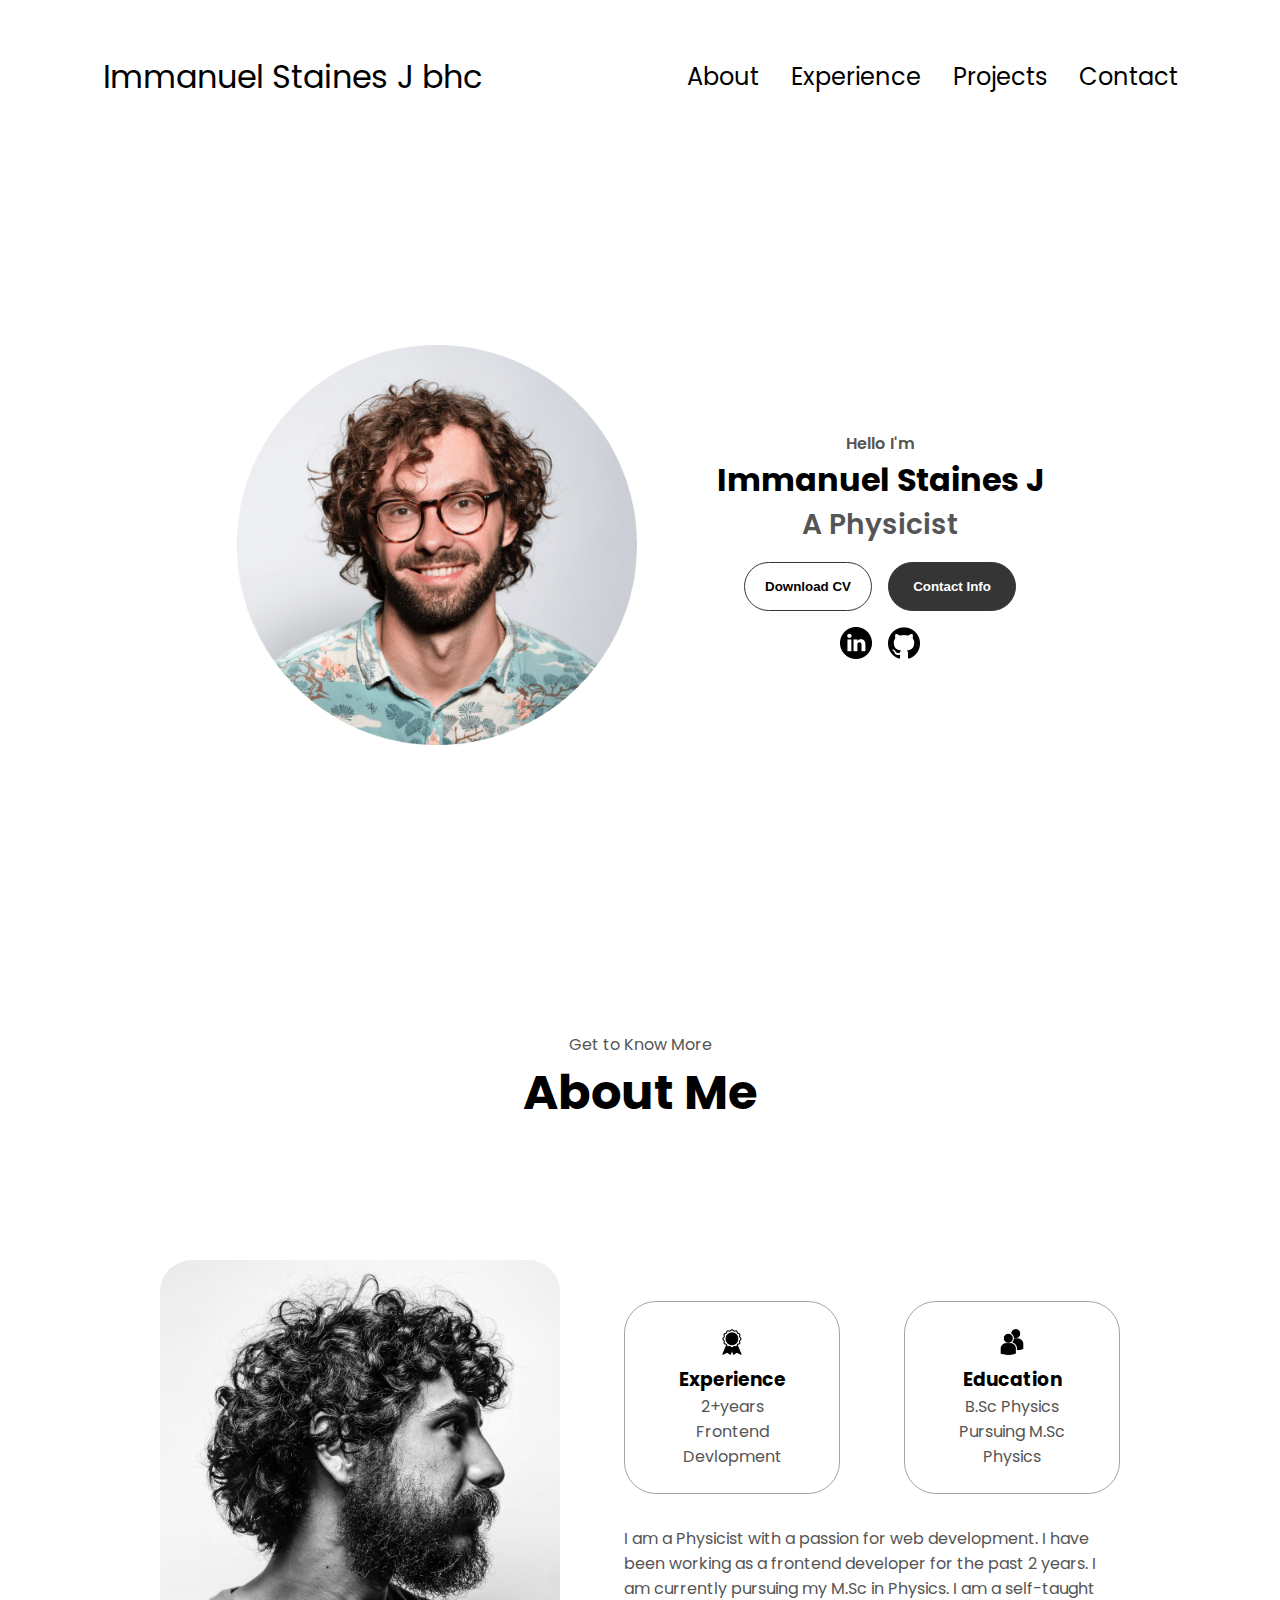
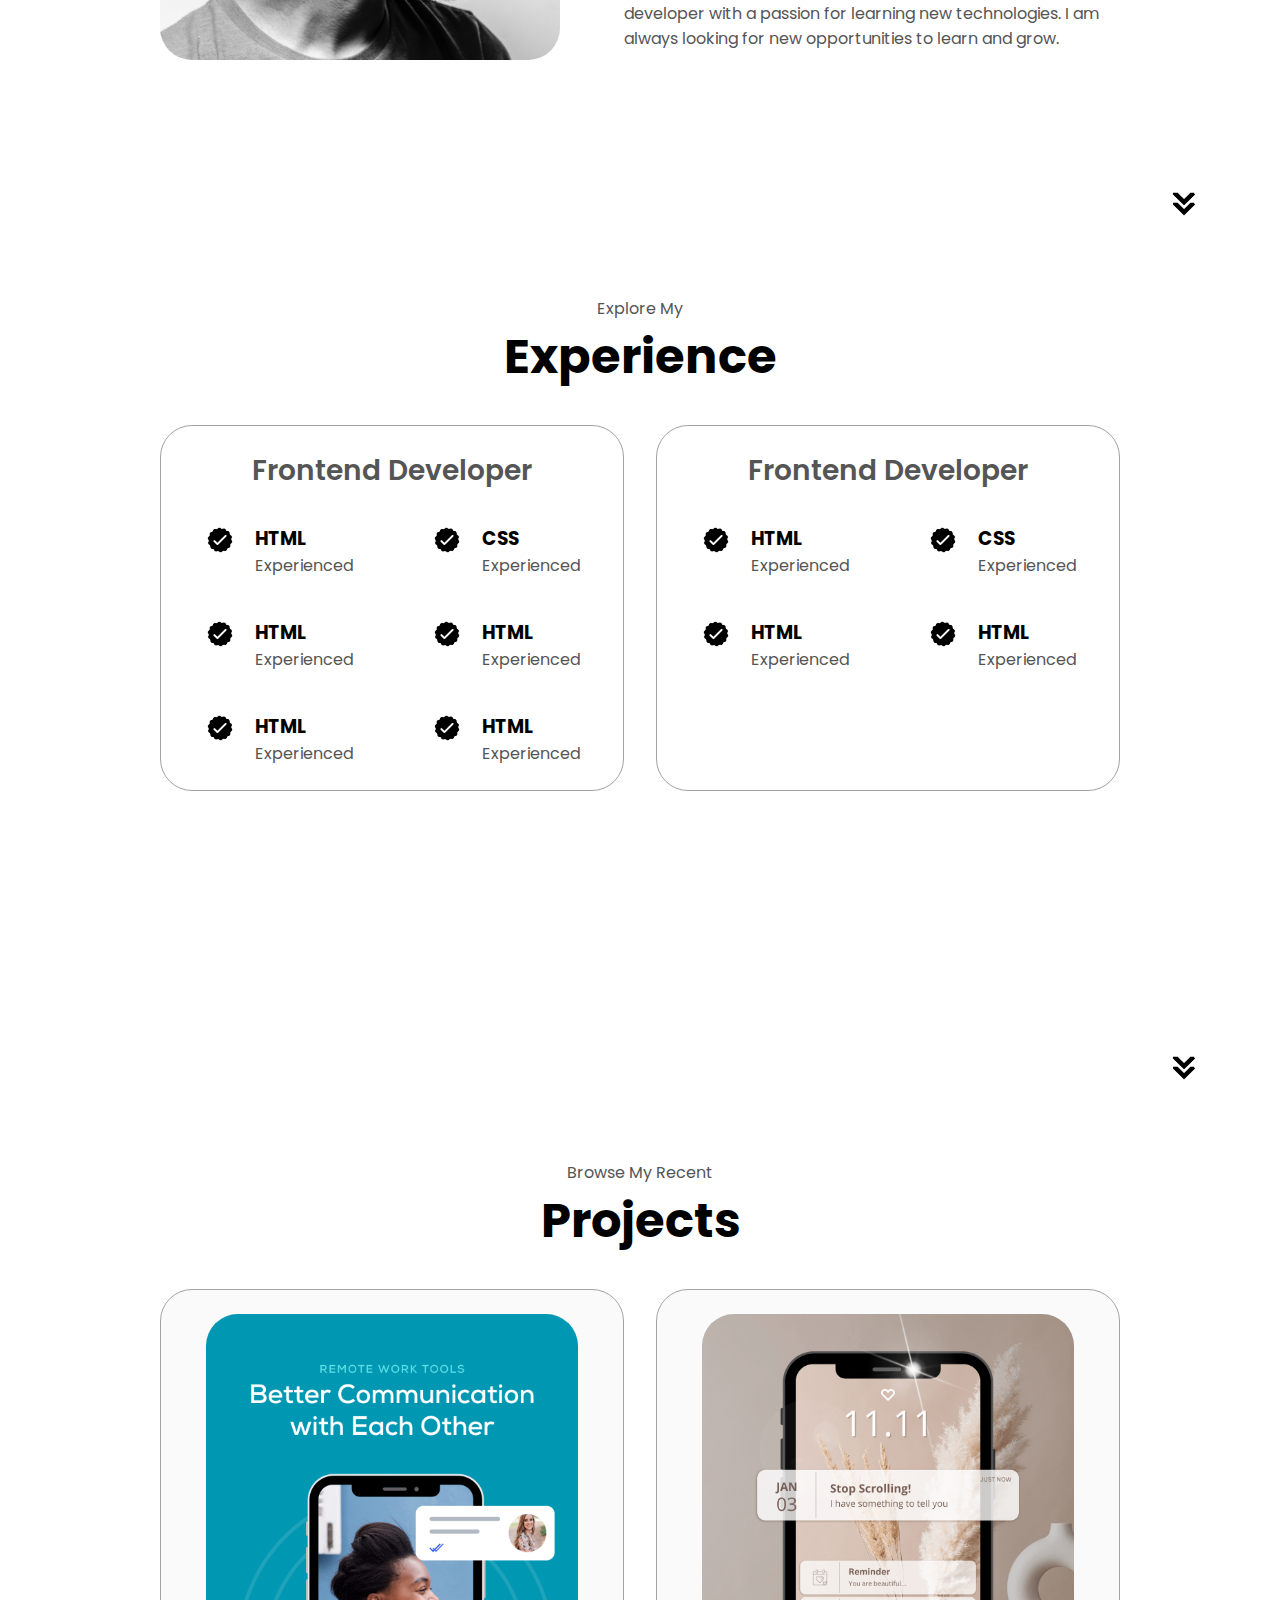
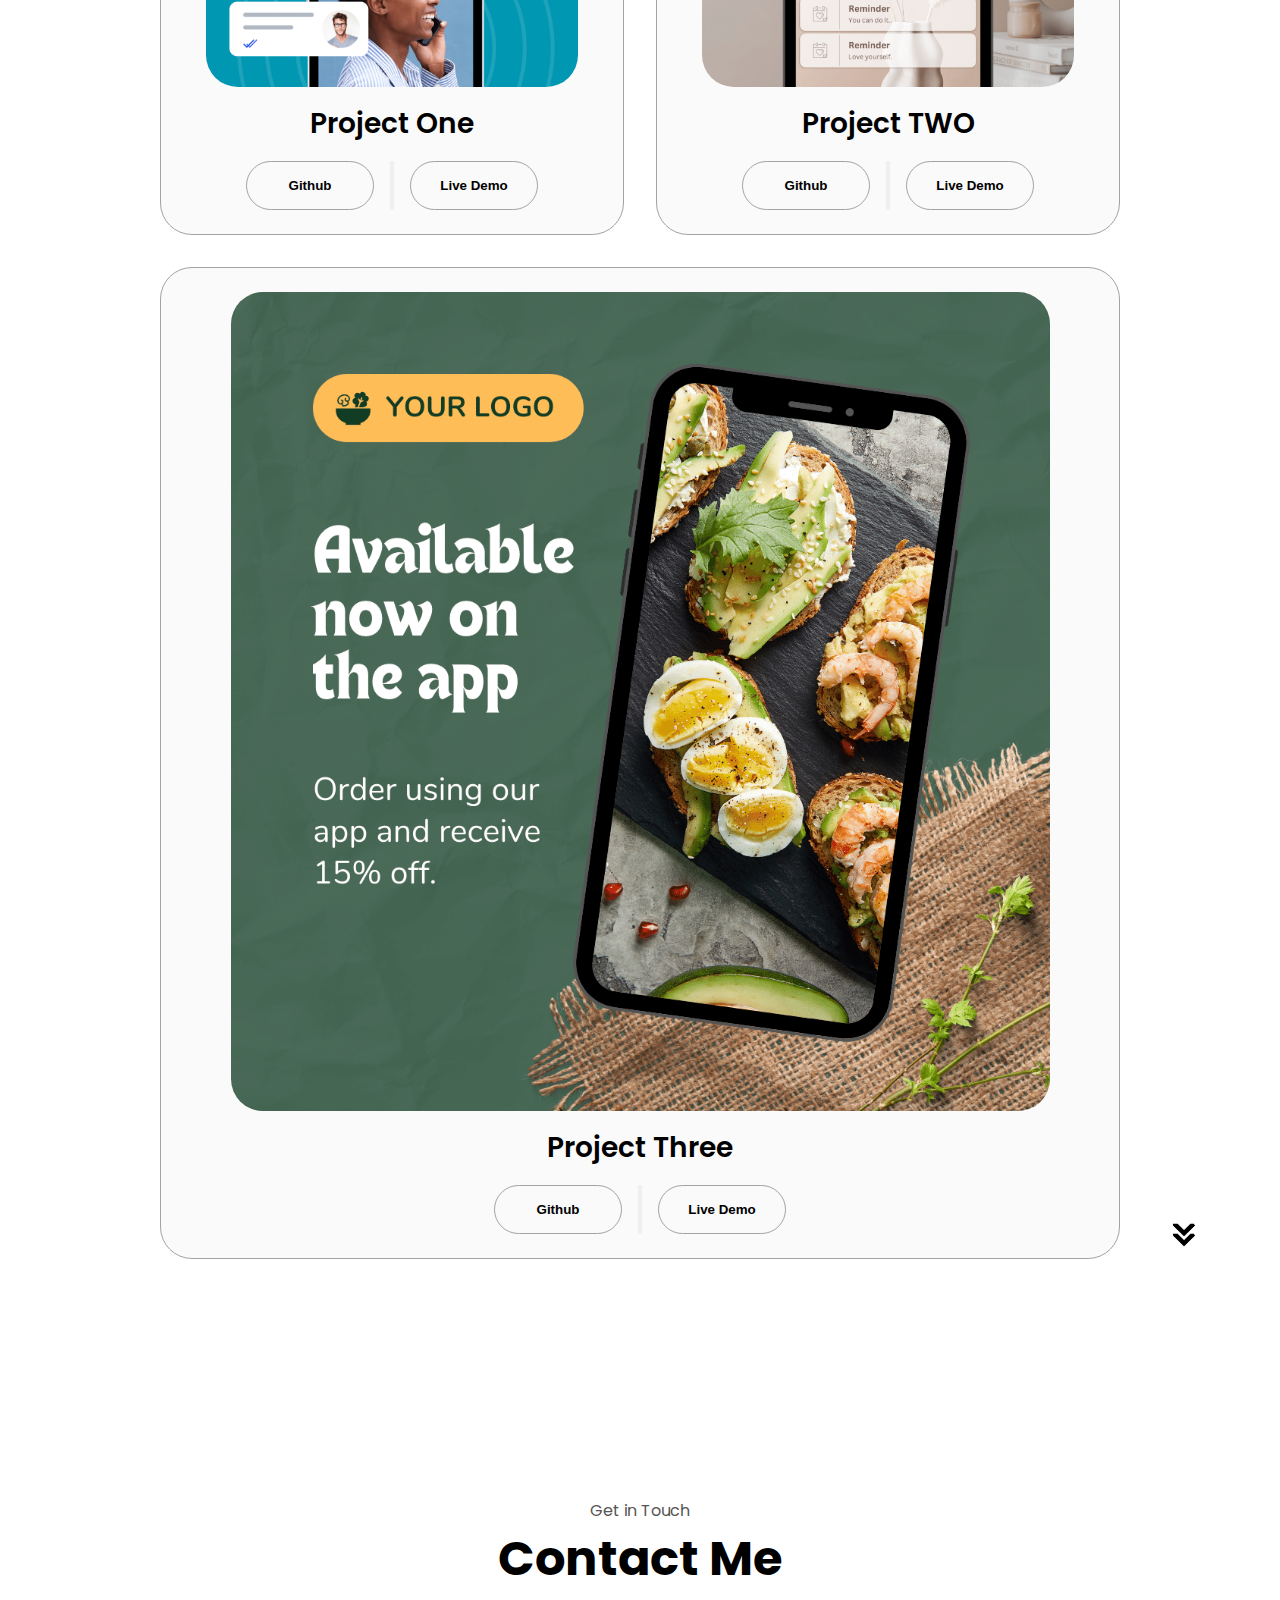
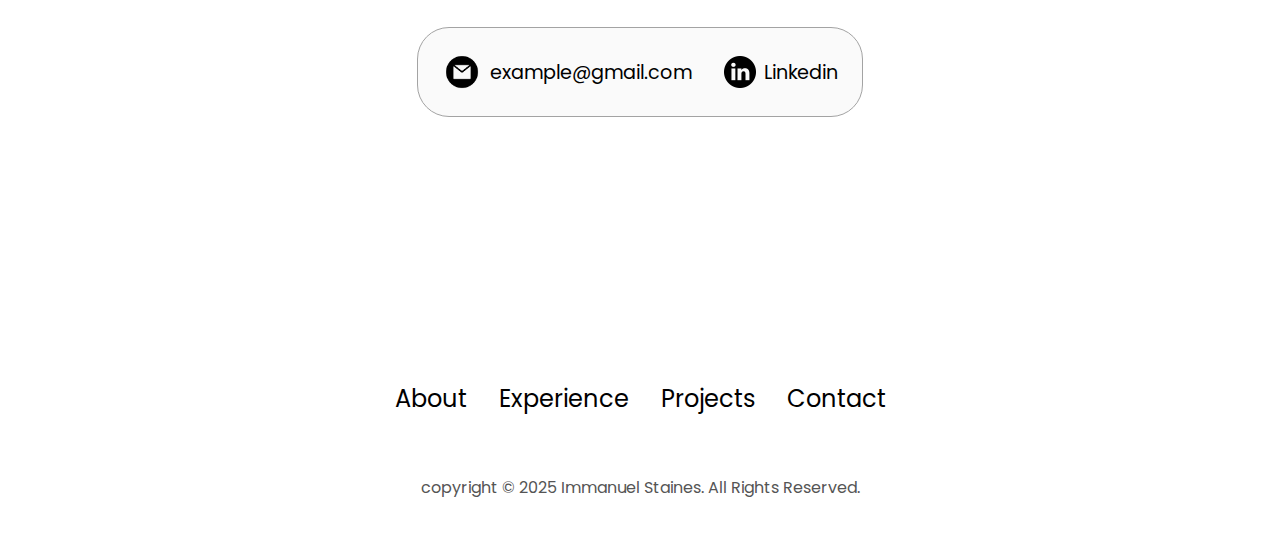
<file: index.html>
<!DOCTYPE html>
<html lang="en">
<head>
    <meta charset="UTF-8">
    <meta name="viewport" content="width=device-width, initial-scale=1.0">
    <title>My Portfolio</title>
    <link rel="stylesheet" href="style.css"/>
    <link rel="stylesheet" href="mediaqueries.css"/>
</head>
<body>
<nav id="desktop-nav">
    <div class="logo">
    Immanuel Staines J bhc
    </div>
  <div>
    <ul class="nav-links">
        <li><a href="#about">About</a></li>
        <li><a href="#experience">Experience</a></li>
        <li><a href="#projects">Projects</a></li>
        <li><a href="#contact">Contact</a></li> 
    </ul>
  </div>
</nav>
<nav id="hamburger-nav">
  <div class="logo">Immanuel Staines J</div>
  <div class="hamburger-menu">
    <div class="hamburger-icon" onclick="toggleMenu()">
     <span></span>
     <span></span>
     <span></span>
    </div>
    <div class="menu-links">
     <li><a href="#about" onclick="toggleMenu()">About</a></li>
      <li><a href="#experience" onclick="toggleMenu()">Experience</a></li>
      <li><a href="#projects" onclick="toggleMenu()">Projects</a></li>
      <li><a href="#contact" onclick="toggleMenu()">Contact</a></li>
    </div>
  </div>
 </nav>
 <section id="profile">
  <div class="section_pic-container">
    <img src="./assets/profile-pic.png" alt="Staines profile picture" />
  </div>
  <div class="section_text">
    <p class="section_text_p1">Hello I'm</p>
    <h1 class="section_text_h1">Immanuel Staines J</h1>
    <p class="section_text_p2">A Physicist</p>
    <div class="btn-container">
      <button class="btn btn-color-2" onclick="window.open('./assets/resume-example.pdf')">
        Download CV
      </button>
      <button class="btn btn-color-1" onclick="location.href='./#contact'">
        Contact Info
      </button>
    </div>
    <div id="socials-container">
      <img src="./assets/linkedin.png" alt=" My LinkedIn Profile" class="icon" onclick="location.href='https://linkedin.com'"/>
      <img src="./assets/github.png" alt=" My Github Profile" class="icon" onclick="location.href='https://github.com'"/>
       </div>
  </div>
 </section> 
 <section id="about">
  <p class="section_text_p1">Get to Know More</p>
  <h1 class="title">About Me</h1>
  <div class="section-container">
    <div class="section_pic-container">
      <img src="./assets/about-pic.png" alt="Staines profile picture" class="about-pic" />
    </div>
    <div class="about-details-container">
      <div class="about-containers">
        <div class="details-container">
          <img src="./assets/experience.png" alt="Experience Icon" class="icon" />
          <h3>Experience</h3>
          <p>2+years<br>Frontend Devlopment</p>
        </div><br>
        <div class="details-container">
          <img src="./assets/education.png" alt="Education Icon" class="icon" />
          <h3>Education</h3>
          <p>B.Sc Physics<br>Pursuing M.Sc Physics</p>
        </div>
      </div>
      <div class="text-container">
        <p>
          I am a Physicist with a passion for web development. I have been working as a frontend developer for the past 2 years. I am currently pursuing my M.Sc in Physics. I am a self-taught developer with a passion for learning new technologies. I am always looking for new opportunities to learn and grow.
        </p>
      </div>
    </div>
  </div>
  <img src="./assets/arrow.png" alt="Arrow icon" class="icon arrow" onclick="location.href='./#experience'"/>
 </section>
 <section id="experience">
  <p class="section_text_p1">Explore My</p>
  <h1 class="title">Experience</h1>
  <div class="experience-details-container">
    <div class="about-containers">
      <div class="details-container">
        <h2 class="experience-sub-title">Frontend Developer</h2>
       <div class="article-container">
         <article>
          <img src="./assets/checkmark.png" alt="Experience icon" class="icon" />
          <div>
            <h3>HTML</h3>
            <p>Experienced</p>
          </div>
         </article>
         <article>
          <img src="./assets/checkmark.png" alt="Experience icon" class="icon" />
          <div>
            <h3>CSS</h3>
            <p>Experienced</p>
          </div>
         </article>
         <article>
          <img src="./assets/checkmark.png" alt="Experience icon" class="icon" />
          <div>
            <h3>HTML</h3>
            <p>Experienced</p>
          </div>
         </article>
         <article>
          <img src="./assets/checkmark.png" alt="Experience icon" class="icon" />
          <div>
            <h3>HTML</h3>
            <p>Experienced</p>
          </div>
         </article>
         <article>
          <img src="./assets/checkmark.png" alt="Experience icon" class="icon" />
          <div>
            <h3>HTML</h3>
            <p>Experienced</p>
          </div>
         </article>
         <article>
          <img src="./assets/checkmark.png" alt="Experience icon" class="icon" />
          <div>
            <h3>HTML</h3>
            <p>Experienced</p>
          </div>
         </article>
        </div>
      </div>
      <div class="details-container">
        <h2 class="experience-sub-title">Frontend Developer</h2>
       <div class="article-container">
         <article>
          <img src="./assets/checkmark.png" alt="Experience icon" class="icon" />
          <div>
            <h3>HTML</h3>
            <p>Experienced</p>
          </div>
         </article>
         <article>
          <img src="./assets/checkmark.png" alt="Experience icon" class="icon" />
          <div>
            <h3>CSS</h3>
            <p>Experienced</p>
          </div>
         </article>
         <article>
          <img src="./assets/checkmark.png" alt="Experience icon" class="icon" />
          <div>
            <h3>HTML</h3>
            <p>Experienced</p>
          </div>
         </article>
         <article>
          <img src="./assets/checkmark.png" alt="Experience icon" class="icon" />
          <div>
            <h3>HTML</h3>
            <p>Experienced</p>
          </div>
        </article>
        </div>
      </div>
    </div>
  </div>
  <img src="./assets/arrow.png" alt="Arrow icon" class="icon arrow" onclick="location.href='./#experience'"/>
 </section>
  <section id="projects">
    <p class="section_text_p1"> Browse My Recent</p>
    <h1 class="title">Projects</h1>
    <div class="experience-details-container">
      <div class="about-containers">
        <div class="details-container color-container">
        <div class="article-container">
          <img src="./assets/project-1.png" alt="projects 1" class="project-img">
        </div>
        <h2 class="experience-sub-title project-title">Project One</h2>
        <div class="btn-container">
         <button class="btn btn-color-2 project-btn"  onclick="location. href='https://github.com/'">
          Github
         </button>
         <button>
          <button class="btn btn-color-2 project-btn"  onclick="location. href='https://github.com/'">
            Live Demo
           </button>
         </button>
        </div>
        </div>
        <div class="details-container color-container">
        <div class="article-container">
          <img src="./assets/project-2.png" alt="projects 2" class="project-img">
        </div>
        <h2 class="experience-sub-title project-title">Project TWO</h2>
        <div class="btn-container">
         <button class="btn btn-color-2 project-btn"  onclick="location. href='https://github.com/'">
          Github
         </button>
         <button>
          <button class="btn btn-color-2 project-btn"  onclick="location. href='https://github.com/'">
            Live Demo
           </button>
         </button>
        </div>
        </div>
        <div class="details-container color-container">
        <div class="article-container">
          <img src="./assets/project-3.png" alt="projects 3" class="project-img">
        </div>
        <h2 class="experience-sub-title project-title">Project Three</h2>
        <div class="btn-container">
         <button class="btn btn-color-2 project-btn"  onclick="location. href='https://github.com/'">
          Github
         </button>
         <button>
          <button class="btn btn-color-2 project-btn"  onclick="location. href='https://github.com/'">
            Live Demo
           </button>
         </button>
        </div>
        </div>
      </div>
    </div>
  
    <img src="./assets/arrow.png" alt="Arrow icon" class="icon arrow" onclick="location.href='./#experience'"/>
  </section>
  <section id="contact">
    <p class="section_text_p1">Get in Touch</p>
    <h1 class="title">Contact Me</h1>
    <div class="contact-info-upper-container">
      <div class="contact-info-container">

  <img src="./assets/email.png" alt="email icon" class=" email-icon"/>
        <p><a href="mailto:examplemail@gmail.com">example@gmail.com</a></p>
      </div>
      <div class="contact-info-container">
        <img src="./assets/linkedin.png" alt="linkedin icon" class="icon contact-icon"/>
        <p><a href="https://www.linkedin.com">Linkedin</a></p>
      </div>
    </div>
  </section>
  <footer>
    <nav>
      <div>
        <ul class="nav-links">
          <li><a href="#about">About</a></li>
          <li><a href="#experience">Experience</a></li>
          <li><a href="#projects">Projects</a></li>
          <li><a href="#contact">Contact</a></li>
        </ul>
      </div>
    </nav>
    <p>copyright &#169; 2025 Immanuel Staines. All Rights Reserved.</p>
  </footer>
<script src="script.js"></script>
</body>
</html>
</file>
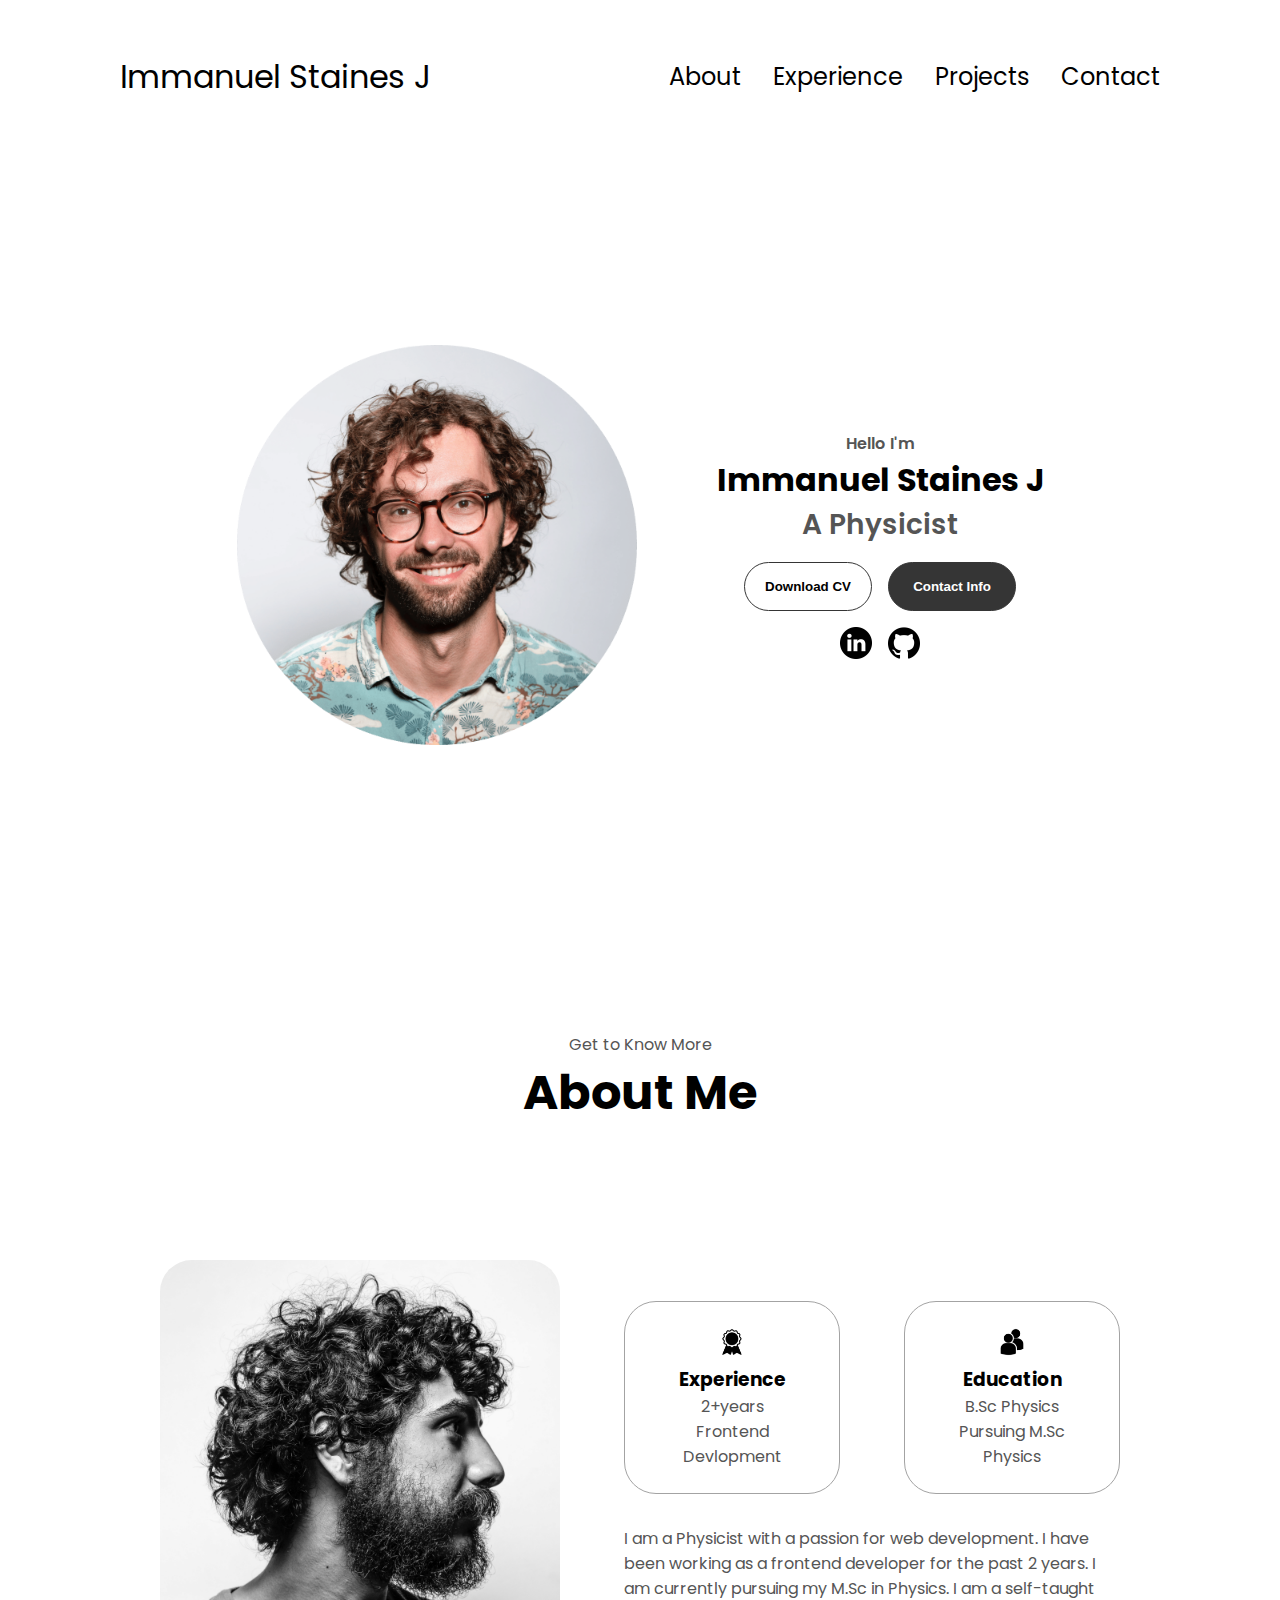
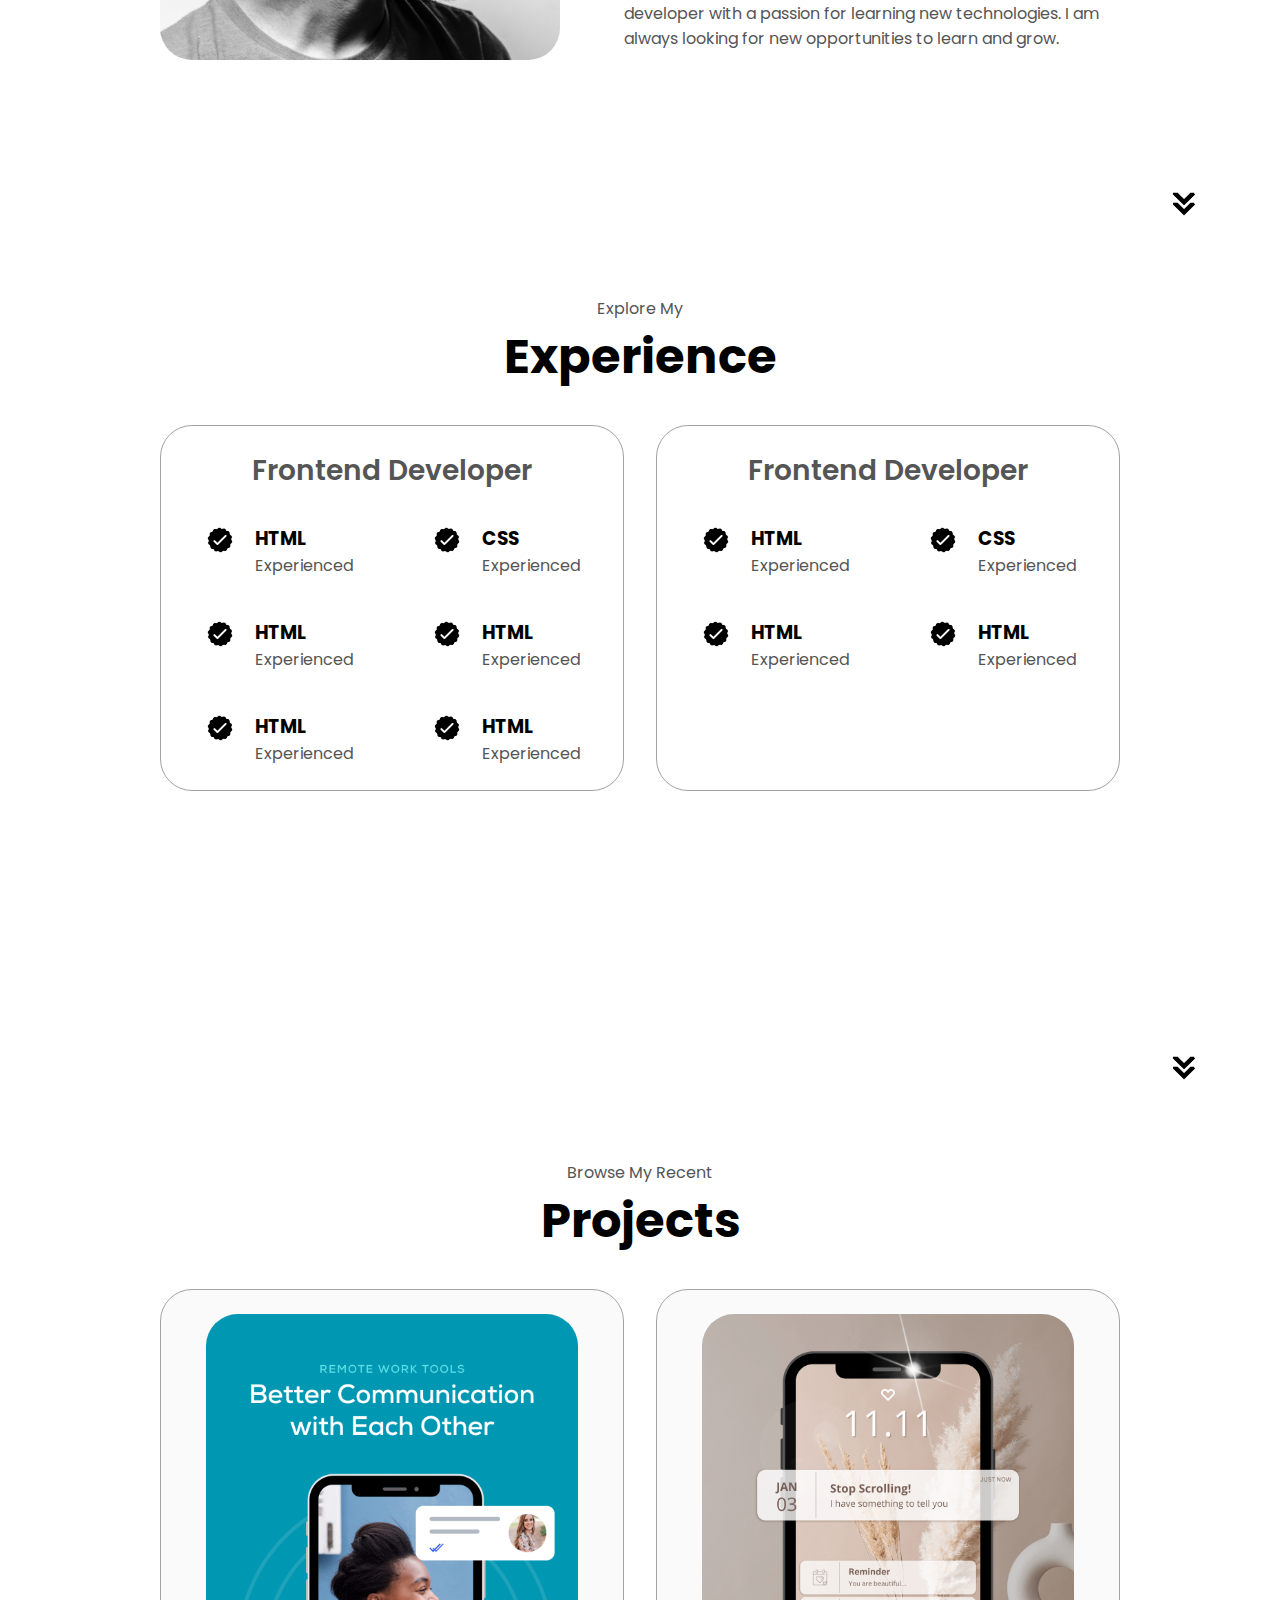
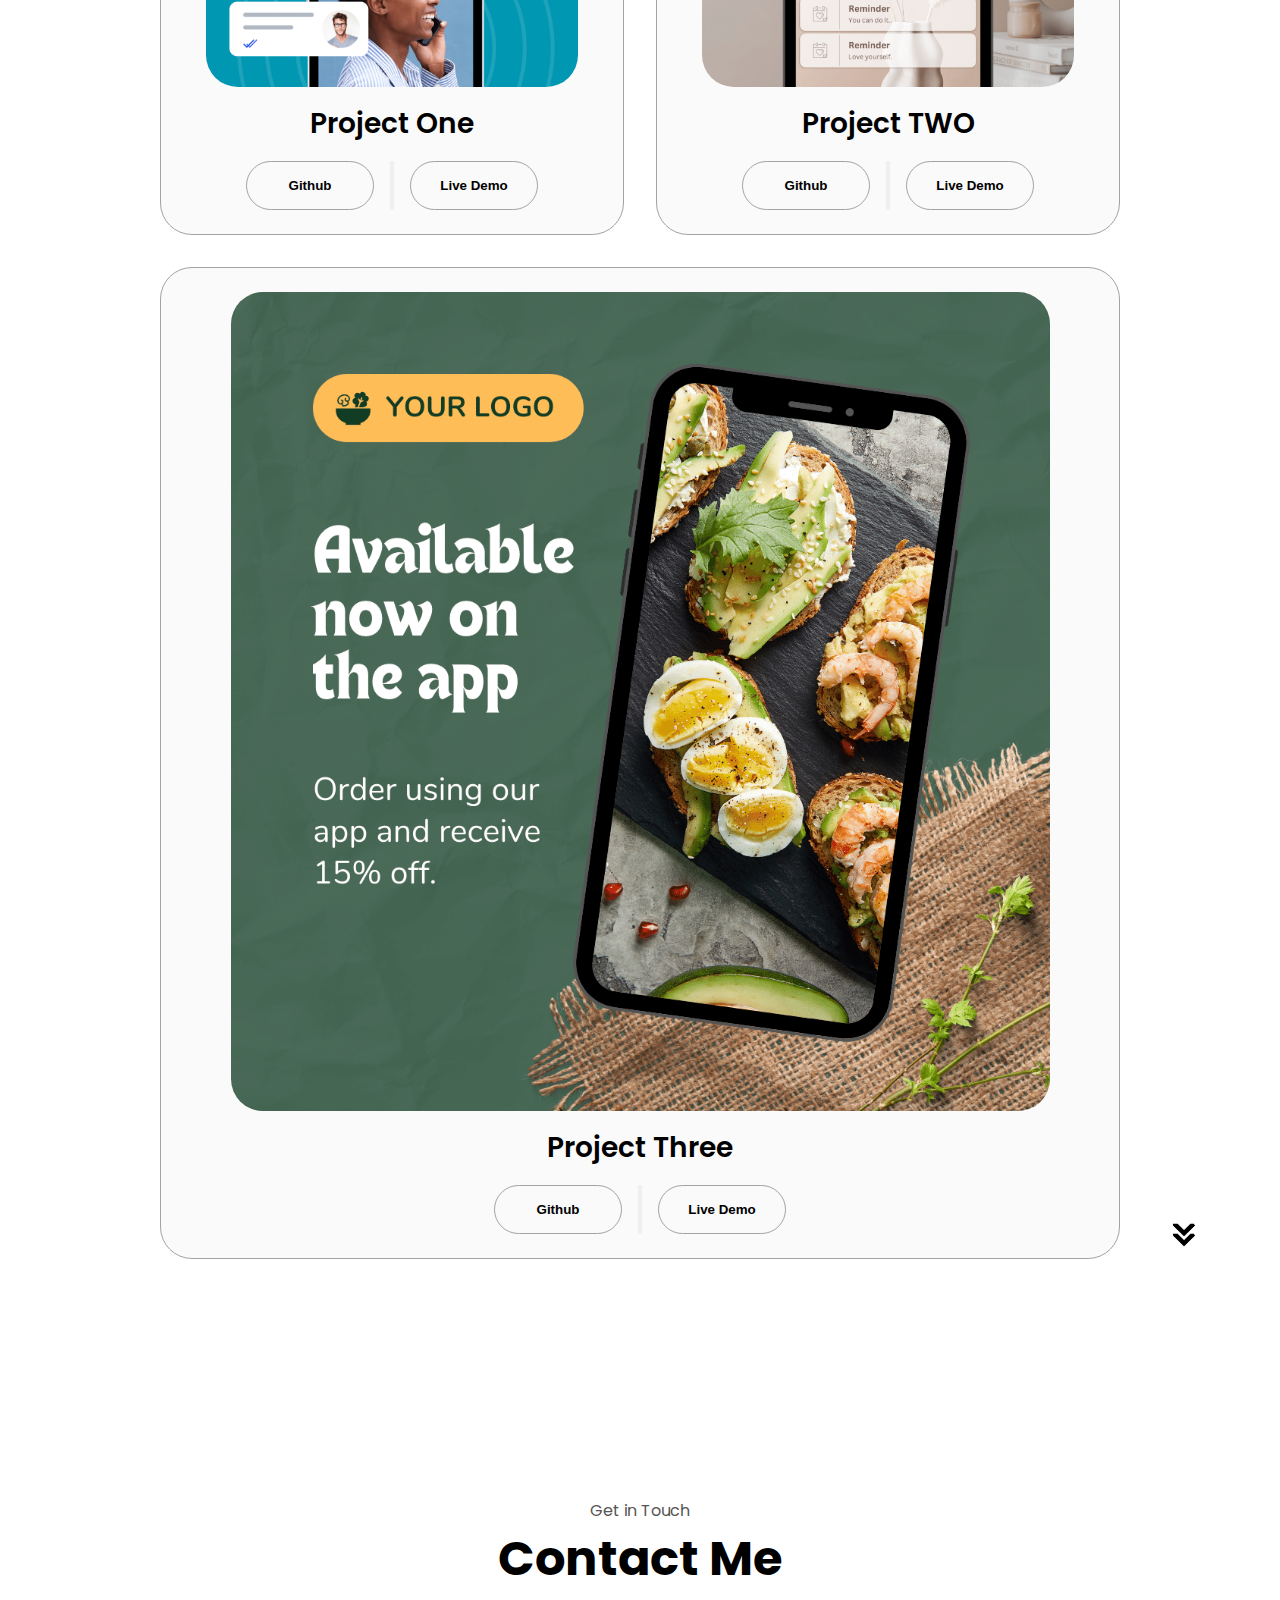
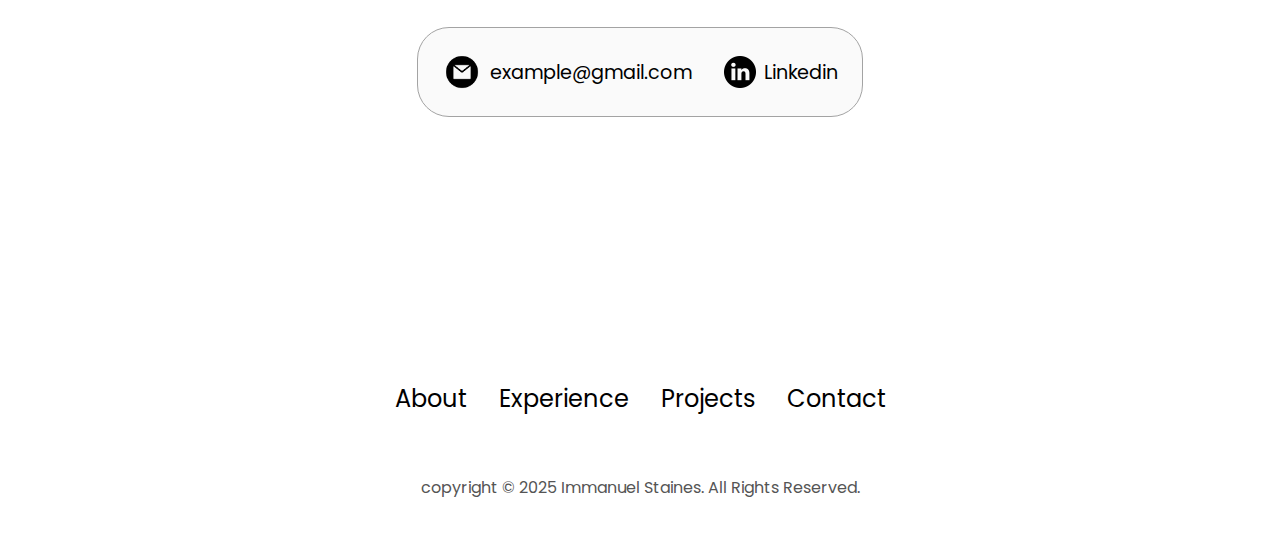
<file: inde.html>
<!DOCTYPE html>
<html lang="en">
<head>
    <meta charset="UTF-8">
    <meta name="viewport" content="width=device-width, initial-scale=1.0">
    <title>My Portfolio</title>
    <link rel="stylesheet" href="style.css"/>
    <link rel="stylesheet" href="mediaqueries.css"/>
</head>
<body>
<nav id="desktop-nav">
    <div class="logo">
    Immanuel Staines J
    </div>
  <div>
    <ul class="nav-links">
        <li><a href="#about">About</a></li>
        <li><a href="#experience">Experience</a></li>
        <li><a href="#projects">Projects</a></li>
        <li><a href="#contact">Contact</a></li> 
    </ul>
  </div>
</nav>
<nav id="hamburger-nav">
  <div class="logo">Immanuel Staines J</div>
  <div class="hamburger-menu">
    <div class="hamburger-icon" onclick="toggleMenu()">
     <span></span>
     <span></span>
     <span></span>
    </div>
    <div class="menu-links">
     <li><a href="#about" onclick="toggleMenu()">About</a></li>
      <li><a href="#experience" onclick="toggleMenu()">Experience</a></li>
      <li><a href="#projects" onclick="toggleMenu()">Projects</a></li>
      <li><a href="#contact" onclick="toggleMenu()">Contact</a></li>
    </div>
  </div>
 </nav>
 <section id="profile">
  <div class="section_pic-container">
    <img src="./assets/profile-pic.png" alt="Staines profile picture" />
  </div>
  <div class="section_text">
    <p class="section_text_p1">Hello I'm</p>
    <h1 class="section_text_h1">Immanuel Staines J</h1>
    <p class="section_text_p2">A Physicist</p>
    <div class="btn-container">
      <button class="btn btn-color-2" onclick="window.open('./assets/resume-example.pdf')">
        Download CV
      </button>
      <button class="btn btn-color-1" onclick="location.href='./#contact'">
        Contact Info
      </button>
    </div>
    <div id="socials-container">
      <img src="./assets/linkedin.png" alt=" My LinkedIn Profile" class="icon" onclick="location.href='https://linkedin.com'"/>
      <img src="./assets/github.png" alt=" My Github Profile" class="icon" onclick="location.href='https://github.com'"/>
       </div>
  </div>
 </section> 
 <section id="about">
  <p class="section_text_p1">Get to Know More</p>
  <h1 class="title">About Me</h1>
  <div class="section-container">
    <div class="section_pic-container">
      <img src="./assets/about-pic.png" alt="Staines profile picture" class="about-pic" />
    </div>
    <div class="about-details-container">
      <div class="about-containers">
        <div class="details-container">
          <img src="./assets/experience.png" alt="Experience Icon" class="icon" />
          <h3>Experience</h3>
          <p>2+years<br>Frontend Devlopment</p>
        </div><br>
        <div class="details-container">
          <img src="./assets/education.png" alt="Education Icon" class="icon" />
          <h3>Education</h3>
          <p>B.Sc Physics<br>Pursuing M.Sc Physics</p>
        </div>
      </div>
      <div class="text-container">
        <p>
          I am a Physicist with a passion for web development. I have been working as a frontend developer for the past 2 years. I am currently pursuing my M.Sc in Physics. I am a self-taught developer with a passion for learning new technologies. I am always looking for new opportunities to learn and grow.
        </p>
      </div>
    </div>
  </div>
  <img src="./assets/arrow.png" alt="Arrow icon" class="icon arrow" onclick="location.href='./#experience'"/>
 </section>
 <section id="experience">
  <p class="section_text_p1">Explore My</p>
  <h1 class="title">Experience</h1>
  <div class="experience-details-container">
    <div class="about-containers">
      <div class="details-container">
        <h2 class="experience-sub-title">Frontend Developer</h2>
       <div class="article-container">
         <article>
          <img src="./assets/checkmark.png" alt="Experience icon" class="icon" />
          <div>
            <h3>HTML</h3>
            <p>Experienced</p>
          </div>
         </article>
         <article>
          <img src="./assets/checkmark.png" alt="Experience icon" class="icon" />
          <div>
            <h3>CSS</h3>
            <p>Experienced</p>
          </div>
         </article>
         <article>
          <img src="./assets/checkmark.png" alt="Experience icon" class="icon" />
          <div>
            <h3>HTML</h3>
            <p>Experienced</p>
          </div>
         </article>
         <article>
          <img src="./assets/checkmark.png" alt="Experience icon" class="icon" />
          <div>
            <h3>HTML</h3>
            <p>Experienced</p>
          </div>
         </article>
         <article>
          <img src="./assets/checkmark.png" alt="Experience icon" class="icon" />
          <div>
            <h3>HTML</h3>
            <p>Experienced</p>
          </div>
         </article>
         <article>
          <img src="./assets/checkmark.png" alt="Experience icon" class="icon" />
          <div>
            <h3>HTML</h3>
            <p>Experienced</p>
          </div>
         </article>
        </div>
      </div>
      <div class="details-container">
        <h2 class="experience-sub-title">Frontend Developer</h2>
       <div class="article-container">
         <article>
          <img src="./assets/checkmark.png" alt="Experience icon" class="icon" />
          <div>
            <h3>HTML</h3>
            <p>Experienced</p>
          </div>
         </article>
         <article>
          <img src="./assets/checkmark.png" alt="Experience icon" class="icon" />
          <div>
            <h3>CSS</h3>
            <p>Experienced</p>
          </div>
         </article>
         <article>
          <img src="./assets/checkmark.png" alt="Experience icon" class="icon" />
          <div>
            <h3>HTML</h3>
            <p>Experienced</p>
          </div>
         </article>
         <article>
          <img src="./assets/checkmark.png" alt="Experience icon" class="icon" />
          <div>
            <h3>HTML</h3>
            <p>Experienced</p>
          </div>
        </article>
        </div>
      </div>
    </div>
  </div>
  <img src="./assets/arrow.png" alt="Arrow icon" class="icon arrow" onclick="location.href='./#experience'"/>
 </section>
  <section id="projects">
    <p class="section_text_p1"> Browse My Recent</p>
    <h1 class="title">Projects</h1>
    <div class="experience-details-container">
      <div class="about-containers">
        <div class="details-container color-container">
        <div class="article-container">
          <img src="./assets/project-1.png" alt="projects 1" class="project-img">
        </div>
        <h2 class="experience-sub-title project-title">Project One</h2>
        <div class="btn-container">
         <button class="btn btn-color-2 project-btn"  onclick="location. href='https://github.com/'">
          Github
         </button>
         <button>
          <button class="btn btn-color-2 project-btn"  onclick="location. href='https://github.com/'">
            Live Demo
           </button>
         </button>
        </div>
        </div>
        <div class="details-container color-container">
        <div class="article-container">
          <img src="./assets/project-2.png" alt="projects 2" class="project-img">
        </div>
        <h2 class="experience-sub-title project-title">Project TWO</h2>
        <div class="btn-container">
         <button class="btn btn-color-2 project-btn"  onclick="location. href='https://github.com/'">
          Github
         </button>
         <button>
          <button class="btn btn-color-2 project-btn"  onclick="location. href='https://github.com/'">
            Live Demo
           </button>
         </button>
        </div>
        </div>
        <div class="details-container color-container">
        <div class="article-container">
          <img src="./assets/project-3.png" alt="projects 3" class="project-img">
        </div>
        <h2 class="experience-sub-title project-title">Project Three</h2>
        <div class="btn-container">
         <button class="btn btn-color-2 project-btn"  onclick="location. href='https://github.com/'">
          Github
         </button>
         <button>
          <button class="btn btn-color-2 project-btn"  onclick="location. href='https://github.com/'">
            Live Demo
           </button>
         </button>
        </div>
        </div>
      </div>
    </div>
  
    <img src="./assets/arrow.png" alt="Arrow icon" class="icon arrow" onclick="location.href='./#experience'"/>
  </section>
  <section id="contact">
    <p class="section_text_p1">Get in Touch</p>
    <h1 class="title">Contact Me</h1>
    <div class="contact-info-upper-container">
      <div class="contact-info-container">

  <img src="./assets/email.png" alt="email icon" class=" email-icon"/>
        <p><a href="mailto:examplemail@gmail.com">example@gmail.com</a></p>
      </div>
      <div class="contact-info-container">
        <img src="./assets/linkedin.png" alt="linkedin icon" class="icon contact-icon"/>
        <p><a href="https://www.linkedin.com">Linkedin</a></p>
      </div>
    </div>
  </section>
  <footer>
    <nav>
      <div>
        <ul class="nav-links">
          <li><a href="#about">About</a></li>
          <li><a href="#experience">Experience</a></li>
          <li><a href="#projects">Projects</a></li>
          <li><a href="#contact">Contact</a></li>
        </ul>
      </div>
    </nav>
    <p>copyright &#169; 2025 Immanuel Staines. All Rights Reserved.</p>
  </footer>
<script src="script.js"></script>
</body>
</html>
</file>
<file: style.css>
/* General */

@import url('https://fonts.googleapis.com/css2?family=Poppins:wght@300;400;500;600&display=swap');

* {
    margin: 0;
    padding: 0;
}

body {
    font-family: "Poppins", serif;
}

html {
    scroll-behavior: smooth;
}
p{
    color: rgb(85, 85, 85);
}
/*transition*/
a,.btn{
    transition: all 300ms ease;
}
/*desktop Navigation*/
nav,.nav-links{
    display: flex;
}
nav{
    justify-content: space-around;
    align-items: center;
    height: 17vh;
}
.nav-links{
    gap: 2rem;
    list-style: none;
    font-size: 1.5rem;
}
a{
    text-decoration: none;
    color: black;
    text-decoration-color: white;
}
a:hover{
    color: grey;
    text-decoration: underline;
    text-underline-offset: 1rem;
    text-decoration-color: rgb(181 181 181);
}
.logo{
    font-size: 2rem;
}
.logo:hover{
    cursor: default;
}
/* hamburger-menu  */

#hamburger-nav{
    display: none;
}
.hamburger-menu{
    position: relative; 
    display: inline-block;
}
.hamburger-icon{
    display: flex;
    flex-direction: column;
    justify-content: space-between;
    width: 30px;
    height: 24px;
    cursor: pointer;
}

.hamburger-icon span{
    width: 100%;
    height: 2px;
    background-color: black;
    transition: all 0.3 ease-in-out;
}
.menu-links{
    position: absolute;
    top: 100%;
    right: 0;
    background-color: white;
    width: fit-content;
    max-height: 0;
    overflow: hidden;
    transition: all 0.3 ease-in-out;
}
.menu-links a {
display: block;
padding: 10px;
text-align: center;
font-size: 1.5rem;
color: black;
text-decoration: none;
transition: all 0.3 ease-in-out;
}

.menu-links li{
    list-style: none;
}
.menu-links.open{
    max-height: 300px;
}
.hamburger-icon.open span:first-child{
    transform: rotate(45deg) translate(10px, 5px);
}
.hamburger-icon.open span:nth-child(2){
    opacity: 0;
}
.hamburger-icon.open span:last-child{
    transform: rotate(-45deg) translate(10px, -5px);
}
.hamburger-icon span:first-child{
   transform: none;

}
.hamburger-icon span:first-child{
   opacity: 1;

}
.hamburger-icon span:first-child{
   transform: none;

}
/* section  */

section{
    padding-top: 4vh;
    height: 96vh;
    margin: 0 10rem;
    box-sizing: border-box;
    min-height: fit-content;
}
.section-container{
    display: flex;
}

/* profile section */
#profile{
    display: flex;
    justify-content:center;
    gap: 5rem;
    height: 80vh; 
}

.section_pic-container{
    display: flex;
    height: 400px;
    width: 400px;
    margin: auto 0;
}

.section_text{
    align-self: center;
    text-align: center;
}

.section_text p{
    font-weight: 600;

}
.section_text_p1 {
    text-align: center;
}
.section_text_p2 {
    font-size: 1.75rem;
    margin-bottom: 1rem;
}
.title{
    font-size: 3rem;
    text-align: center;
}
#socials-container{
    display: flex;
    justify-content: center;
    margin-top: 1rem;
    gap: 1rem;
}

/* ICONS */
.icon{
    cursor: pointer;
    height: 2rem;
}

/* button */

.btn-container{
    display: flex;
    justify-content: center;
    gap: 1rem;
}

.btn{
    font-weight: 600;
    transition: all  300ms ease;
    padding: 1rem;
    width: 8rem;
    border-radius: 2rem;
}

.btn-color-1, 
.btn-color-2{
    border: rgb(53,53,53) 0.1rem solid;
}

.btn-color-1:hover,
.btn-color-2:hover{
    cursor: pointer;
}

.btn-color-1,
.btn-color-2:hover{
    background-color: rgb(53,53,53);
    color: white;
}
.btn-color-1:hover{
    background: rgb(0,0,0);
}
.btn-color-2 {
    background: none;
}
.btn-color-2:hover{
    border: rgb(255,255,255) 0.1rem solid;
}
.btn-container{
    gap: 1rem;
}

/* about section  */

#about{
    position: relative;
}
 
.about-containers{
    gap: 2rem;
   margin-bottom:2rem; 
   margin-top: 2rem;
}

.about-details-container{
    justify-content: center;
   flex-direction: column;
    
}

.about-containers,
.about-details-container{
  display: flex;

}

.about-pic{
    border-radius: 2rem;
}

.arrow{
position: absolute;
right:-5rem;
bottom: 2.5rem;
}

.details-container {
    padding: 1.5rem;
    flex: 1;
    background: white;
    border-radius: 2rem;
    border: rgb(53,53,53) 0.1rem solid;
    border-color: rgb(163,163,163);
    text-align: center;
    gap: 2rem;
}


.section-container{
    gap: 4rem;
    height: 80%;
}

.section_pic-container{
    height: 400px;
    width: 400px;
    margin: auto 0;
}

/* Experience section  */
#experience{
    position: relative;
}

.experience-sub-title{
    color: rgb(85, 85, 85);
    font-weight: 600;
    font-size: 1.75rem;
    margin-bottom: 2rem; 
}

.experience-details-container{
    display: flex;
    justify-content: center;
    flex-direction: column;

}

.article-container{
    display: flex;
    text-align: initial;
    flex-wrap: wrap;
    flex-direction: row;
    gap: 2.5rem;
    justify-content: space-around;

}
article{
display: flex;
width: 10rem;
justify-content: space-around;
gap: 0.5rem;
}

article .icon{
    cursor: default;
}

/* project section  */

#projects{
    position: relative;
}

.color-container{
    border-color: rgb(163,163,163);
    background: rgb(250,250,250);
}

.project-img {
    border-radius: 2rem;
    width: 90%;
    height:90%;

}

.project-title{
    margin: 1rem;
    color: black;
}

.project-btn{
    color: black;
border-color: rgb(163,163,163);
}

/* contact  */

#contact{
    display: flex;
    justify-content: center;
    flex-direction: column;
    height: 70vh; 
}

.contact-info-upper-container{
    display: flex;
    justify-content: center;
    border-radius: 2rem;
    border: rgb(53,53,53) 0.1rem solid;
    border-color: rgb(163,163,163);
    background: rgb(250,250,250);
    margin: 2rem auto;
    padding: 0.5rem;
}

.contact-info-container{
    display: flex;
    align-items: center;
    justify-content: center;
    gap: 0.5rem;
    margin:1rem;
}

.contact-info-container p {
font-size: larger;
}
.contact-icon{
    cursor: default;
}

.email-icon{
    height: 2.5rem;

}

/* footer  */


footer{
height: 26vh;
margin: 0.1rem;
}

footer p{
text-align: center;
}
</file>
<file: mediaqueries.css>
@media screen and (max-width: 1400px) {
    #profile{
        height: 83vh;
        margin-bottom: 6rem;
    }
    .about-containers{
        flex-wrap: wrap;
    }
}
    


@media screen and (max-width: 1200px) {
    #desktop-nav {
        display: none;
    }
    #hamburger-nav {
        display: flex;
    }
    #experience, .experience-details-container{
        margin-top: 2rem;
    }
    #profile,
    .section-container{
        display: block;
    }
    .arrow{
        display: none;
    }
    section,
    .section-container{
        height: fit-content;
    }
    section{
        margin: 0.5%;
    }
    .section_pic-container{
        height: 275px;
        width: 275px;
        margin: 0 auto 2rem;
    }
    .about-containers{
        margin-top: 0;
    }
}

@media screen and (max-width: 600px) {
    #contact,
    footer{
        height: 40vh;
    }
    #profile {
        height: 83vh;
        margin-bottom: 0;
    }
    article{
        font-size: 1rem;
    }
    footer nav {
        height: fit-content;
        margin-bottom: 2rem;
    }
    .about-containers,
    .contact-info-upper-container
    .btn-container{
        flex: wrap;
    }
    .contact-info-container{
        margin: 0;

    }
    .contact-info-container
    .nav-links li a{
        font-size: 1rem;
    }
    .experience-sub-title{
        font-size: 1.25rem;
    }
    .logo{
        font-size: 1.5rem;
    }
    .nav-links{
        flex-direction: column;
        gap: 0.5rem;
        text-align: center;
    }
    .section_pic-container{
        width: auto;
        height: 46vw;
        justify-content: center;
    }
    .section_text_p2{
        font-size: 1.25rem;
    }
    .title{
        font-size: 2rem;
    }
    .text-container{
        text-align: justify;
    }
}
</file>
